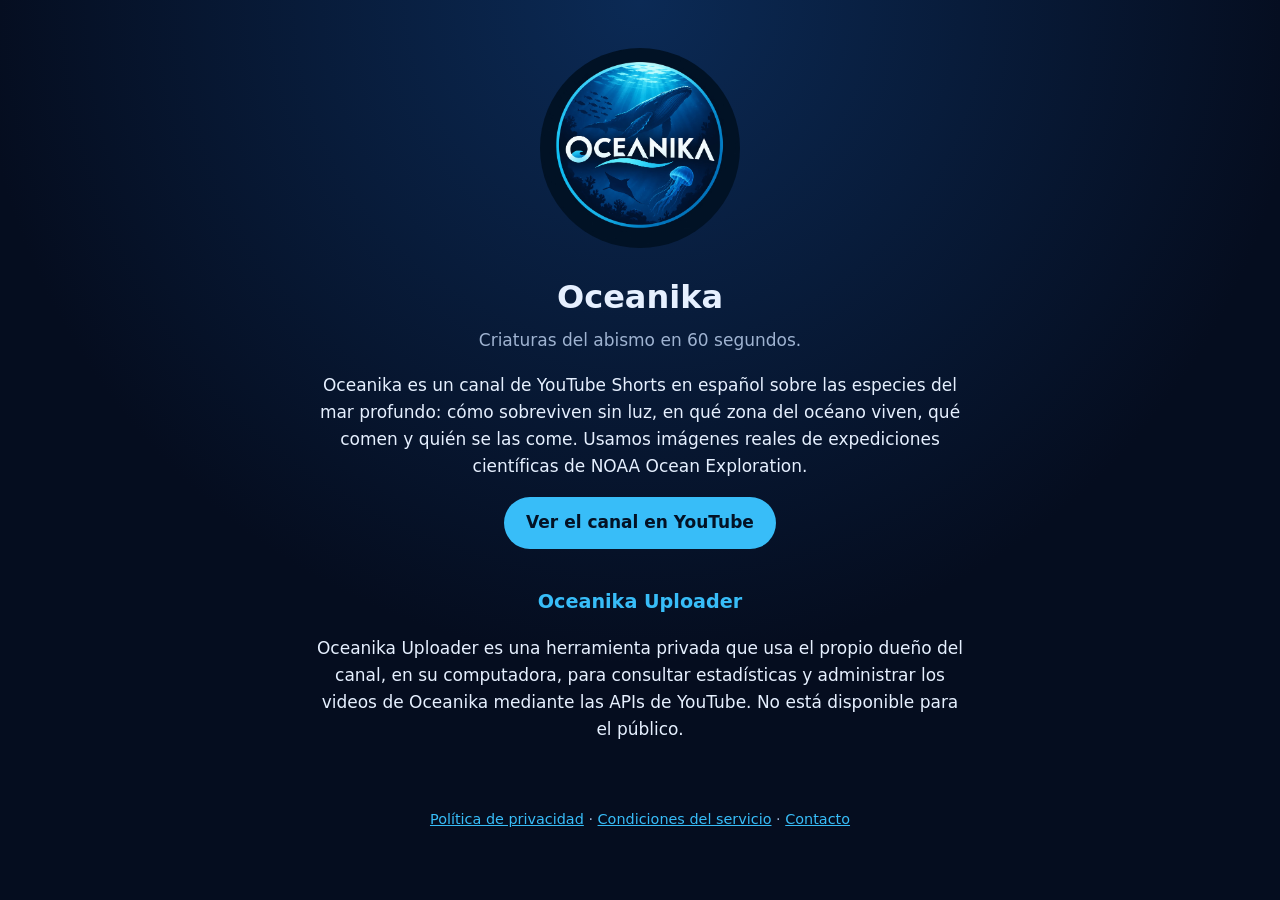
<file: index.html>
<!doctype html>
<html lang="es">
<head>
  <meta charset="utf-8">
  <meta name="viewport" content="width=device-width, initial-scale=1">
  <title>Oceanika</title>
  <meta name="description" content="Oceanika: criaturas del mar profundo en 60 segundos.">
  <link rel="stylesheet" href="estilo.css">
</head>
<body>
  <main>
    <img src="logo.webp" alt="Logo de Oceanika" width="200" height="200">
    <h1>Oceanika</h1>
    <p class="lema">Criaturas del abismo en 60 segundos.</p>
    <p>Oceanika es un canal de YouTube Shorts en español sobre las especies del mar profundo: cómo
      sobreviven sin luz, en qué zona del océano viven, qué comen y quién se las come. Usamos
      imágenes reales de expediciones científicas de NOAA Ocean Exploration.</p>
    <p><a class="boton" href="https://www.youtube.com/@Oceanika_alt">Ver el canal en YouTube</a></p>
    <h2>Oceanika Uploader</h2>
    <p>Oceanika Uploader es una herramienta privada que usa el propio dueño del canal, en su
      computadora, para consultar estadísticas y administrar los videos de Oceanika mediante las
      APIs de YouTube. No está disponible para el público.</p>
  </main>
  <footer>
    <a href="privacidad.html">Política de privacidad</a> ·
    <a href="terminos.html">Condiciones del servicio</a> ·
    <a href="mailto:valenolderfall@gmail.com">Contacto</a>
  </footer>
</body>
</html>
</file>
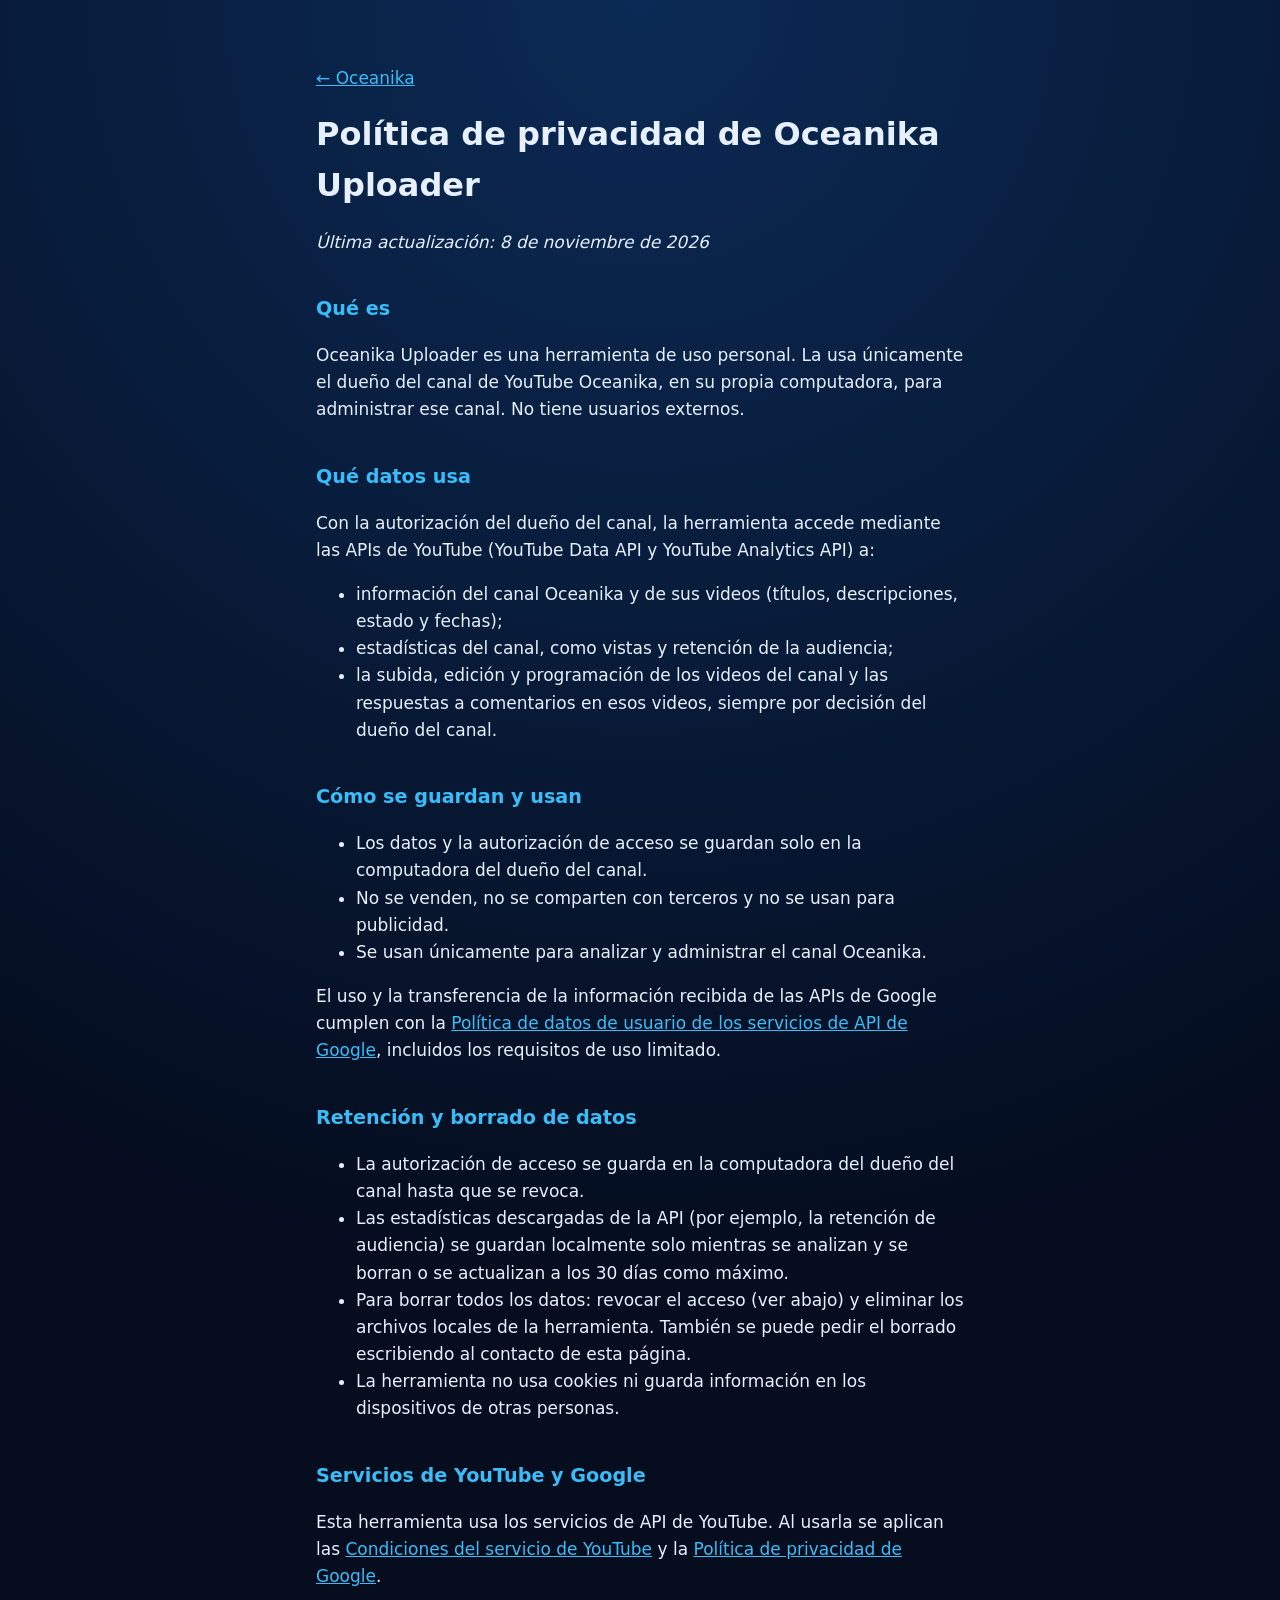
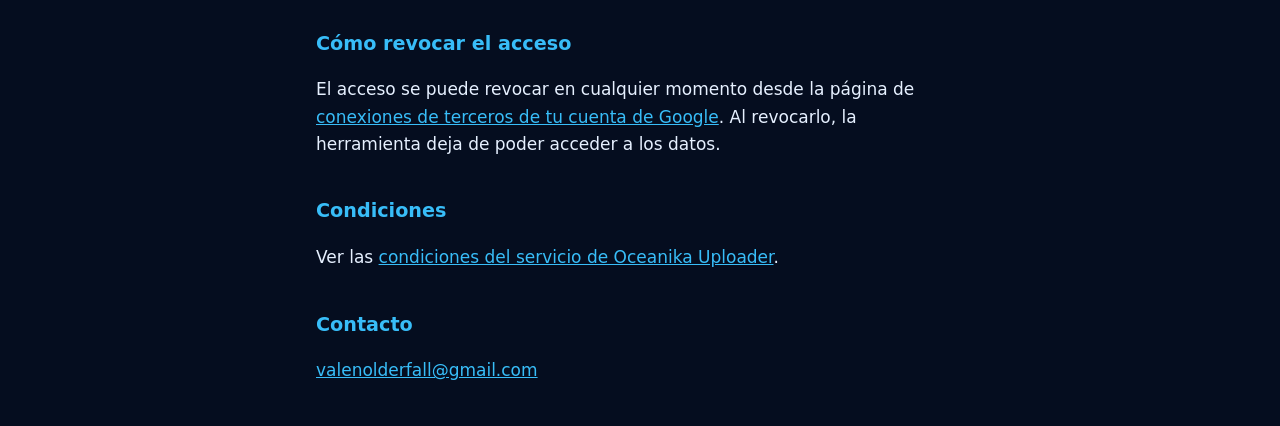
<file: privacidad.html>
<!doctype html>
<html lang="es">
<head>
  <meta charset="utf-8">
  <meta name="viewport" content="width=device-width, initial-scale=1">
  <title>Privacidad de Oceanika</title>
  <meta name="description" content="Política de privacidad de Oceanika Uploader.">
  <link rel="stylesheet" href="estilo.css">
</head>
<body>
  <main class="texto">
    <p><a href="index.html">← Oceanika</a></p>
    <h1>Política de privacidad de Oceanika Uploader</h1>
    <p><em>Última actualización: 8 de noviembre de 2026</em></p>

    <h2>Qué es</h2>
    <p>Oceanika Uploader es una herramienta de uso personal. La usa únicamente el dueño del canal de
      YouTube Oceanika, en su propia computadora, para administrar ese canal. No tiene usuarios
      externos.</p>

    <h2>Qué datos usa</h2>
    <p>Con la autorización del dueño del canal, la herramienta accede mediante las APIs de YouTube
      (YouTube Data API y YouTube Analytics API) a:</p>
    <ul>
      <li>información del canal Oceanika y de sus videos (títulos, descripciones, estado y fechas);</li>
      <li>estadísticas del canal, como vistas y retención de la audiencia;</li>
      <li>la subida, edición y programación de los videos del canal y las respuestas a comentarios
        en esos videos, siempre por decisión del dueño del canal.</li>
    </ul>

    <h2>Cómo se guardan y usan</h2>
    <ul>
      <li>Los datos y la autorización de acceso se guardan solo en la computadora del dueño del canal.</li>
      <li>No se venden, no se comparten con terceros y no se usan para publicidad.</li>
      <li>Se usan únicamente para analizar y administrar el canal Oceanika.</li>
    </ul>
    <p>El uso y la transferencia de la información recibida de las APIs de Google cumplen con la
      <a href="https://developers.google.com/terms/api-services-user-data-policy">Política de datos
      de usuario de los servicios de API de Google</a>, incluidos los requisitos de uso limitado.</p>

    <h2>Retención y borrado de datos</h2>
    <ul>
      <li>La autorización de acceso se guarda en la computadora del dueño del canal hasta que se revoca.</li>
      <li>Las estadísticas descargadas de la API (por ejemplo, la retención de audiencia) se guardan
        localmente solo mientras se analizan y se borran o se actualizan a los 30 días como máximo.</li>
      <li>Para borrar todos los datos: revocar el acceso (ver abajo) y eliminar los archivos locales
        de la herramienta. También se puede pedir el borrado escribiendo al contacto de esta página.</li>
      <li>La herramienta no usa cookies ni guarda información en los dispositivos de otras personas.</li>
    </ul>

    <h2>Servicios de YouTube y Google</h2>
    <p>Esta herramienta usa los servicios de API de YouTube. Al usarla se aplican las
      <a href="https://www.youtube.com/t/terms">Condiciones del servicio de YouTube</a> y la
      <a href="https://policies.google.com/privacy">Política de privacidad de Google</a>.</p>

    <h2>Cómo revocar el acceso</h2>
    <p>El acceso se puede revocar en cualquier momento desde la página de
      <a href="https://myaccount.google.com/connections">conexiones de terceros de tu cuenta de
      Google</a>. Al revocarlo, la herramienta deja de poder acceder a los datos.</p>

    <h2>Condiciones</h2>
    <p>Ver las <a href="terminos.html">condiciones del servicio de Oceanika Uploader</a>.</p>

    <h2>Contacto</h2>
    <p><a href="mailto:valenolderfall@gmail.com">valenolderfall@gmail.com</a></p>
  </main>
</body>
</html>
</file>
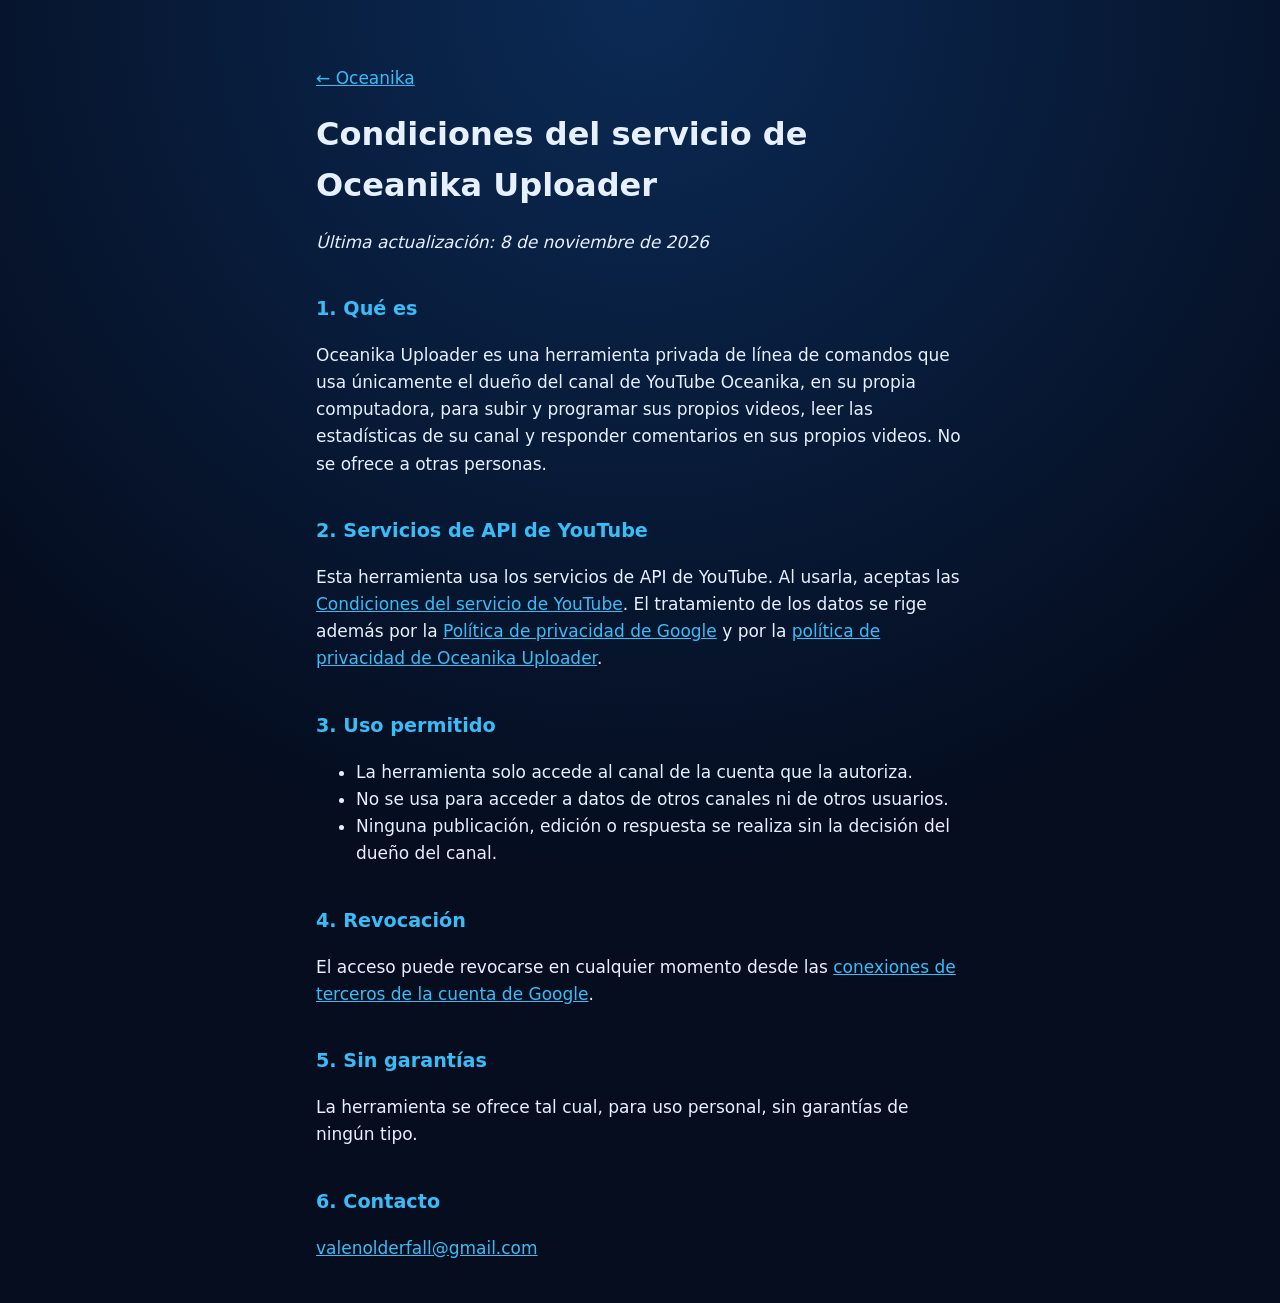
<file: terminos.html>
<!doctype html>
<html lang="es">
<head>
  <meta charset="utf-8">
  <meta name="viewport" content="width=device-width, initial-scale=1">
  <title>Condiciones de Oceanika</title>
  <meta name="description" content="Condiciones del servicio de Oceanika Uploader.">
  <link rel="stylesheet" href="estilo.css">
</head>
<body>
  <main class="texto">
    <p><a href="index.html">← Oceanika</a></p>
    <h1>Condiciones del servicio de Oceanika Uploader</h1>
    <p><em>Última actualización: 8 de noviembre de 2026</em></p>

    <h2>1. Qué es</h2>
    <p>Oceanika Uploader es una herramienta privada de línea de comandos que usa únicamente el dueño
      del canal de YouTube Oceanika, en su propia computadora, para subir y programar sus propios
      videos, leer las estadísticas de su canal y responder comentarios en sus propios videos. No se
      ofrece a otras personas.</p>

    <h2>2. Servicios de API de YouTube</h2>
    <p>Esta herramienta usa los servicios de API de YouTube. Al usarla, aceptas las
      <a href="https://www.youtube.com/t/terms">Condiciones del servicio de YouTube</a>. El
      tratamiento de los datos se rige además por la
      <a href="https://policies.google.com/privacy">Política de privacidad de Google</a> y por la
      <a href="privacidad.html">política de privacidad de Oceanika Uploader</a>.</p>

    <h2>3. Uso permitido</h2>
    <ul>
      <li>La herramienta solo accede al canal de la cuenta que la autoriza.</li>
      <li>No se usa para acceder a datos de otros canales ni de otros usuarios.</li>
      <li>Ninguna publicación, edición o respuesta se realiza sin la decisión del dueño del canal.</li>
    </ul>

    <h2>4. Revocación</h2>
    <p>El acceso puede revocarse en cualquier momento desde las
      <a href="https://myaccount.google.com/connections">conexiones de terceros de la cuenta de Google</a>.</p>

    <h2>5. Sin garantías</h2>
    <p>La herramienta se ofrece tal cual, para uso personal, sin garantías de ningún tipo.</p>

    <h2>6. Contacto</h2>
    <p><a href="mailto:valenolderfall@gmail.com">valenolderfall@gmail.com</a></p>
  </main>
</body>
</html>
</file>
<file: estilo.css>
:root {
  --fondo: #050d1f;
  --texto: #e6f0ff;
  --tenue: #9fb3d1;
  --acento: #38bdf8;
}
* { box-sizing: border-box; }
body {
  margin: 0;
  background: radial-gradient(circle at 50% 0, #0b2a55, var(--fondo) 60%);
  color: var(--texto);
  font: 17px/1.6 system-ui, -apple-system, "Segoe UI", sans-serif;
  min-height: 100vh;
}
main { max-width: 680px; margin: 0 auto; padding: 48px 16px 24px; text-align: center; }
main.texto { text-align: left; }
main img { border-radius: 50%; max-width: 60%; height: auto; }
h1 { margin: 16px 0 4px; font-size: 2rem; }
h2 { margin-top: 2em; font-size: 1.2rem; color: var(--acento); }
.lema { color: var(--tenue); margin-top: 0; }
a { color: var(--acento); }
.boton {
  display: inline-block; padding: 12px 22px; border-radius: 999px;
  background: var(--acento); color: #031225; font-weight: 600; text-decoration: none;
}
.boton:focus-visible, a:focus-visible { outline: 3px solid #fff; outline-offset: 3px; }
footer { text-align: center; color: var(--tenue); padding: 24px 16px 48px; font-size: 0.9rem; }
</file>
